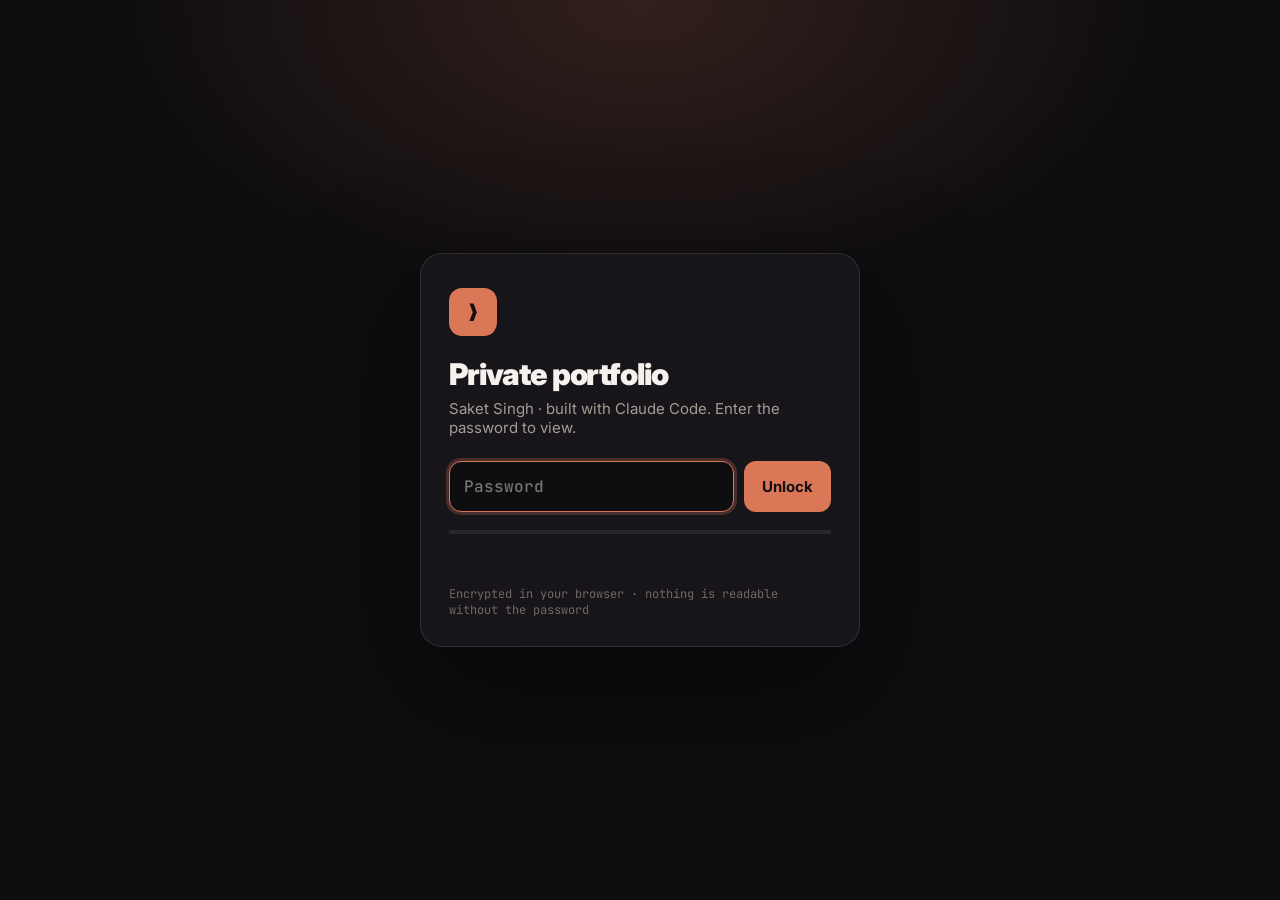
<file: index.html>
<!doctype html>
<html lang="en" data-base="p/" data-mode="site">
<head>
<meta charset="utf-8" />
<meta name="viewport" content="width=device-width, initial-scale=1" />
<meta name="robots" content="noindex, nofollow" />
<title>Private · Saket Singh</title>
<link rel="icon" href="data:image/svg+xml,%3Csvg xmlns='http://www.w3.org/2000/svg' viewBox='0 0 64 64'%3E%3Crect width='64' height='64' rx='14' fill='%23d97757'/%3E%3Ctext x='32' y='44' font-family='monospace' font-size='34' font-weight='700' text-anchor='middle' fill='%23141013'%3E%E2%9D%AF%3C/text%3E%3C/svg%3E" />
<link rel="preconnect" href="https://fonts.googleapis.com" />
<link rel="preconnect" href="https://fonts.gstatic.com" crossorigin />
<link href="https://fonts.googleapis.com/css2?family=Inter:wght@400;500;700;900&family=JetBrains+Mono:wght@500;700&display=swap" rel="stylesheet" />
<link rel="stylesheet" href="gate.css" />
</head>
<body>
<main class="gate">
  <div class="mark">❯</div>
  <h1>Private portfolio</h1>
  <p class="lead">Saket Singh · built with Claude Code. Enter the password to view.</p>
  <form id="g-form" autocomplete="on">
    <input id="g-pw" type="password" name="password" placeholder="Password" autocomplete="current-password" required autofocus aria-label="Password" />
    <button id="g-btn" type="submit">Unlock</button>
  </form>
  <div class="bar" id="g-bar"><i></i></div>
  <p id="g-msg" role="status" aria-live="polite"></p>
  <p class="foot">Encrypted in your browser · nothing is readable without the password</p>
</main>
<script src="gate.js"></script>
</body>
</html>
</file>
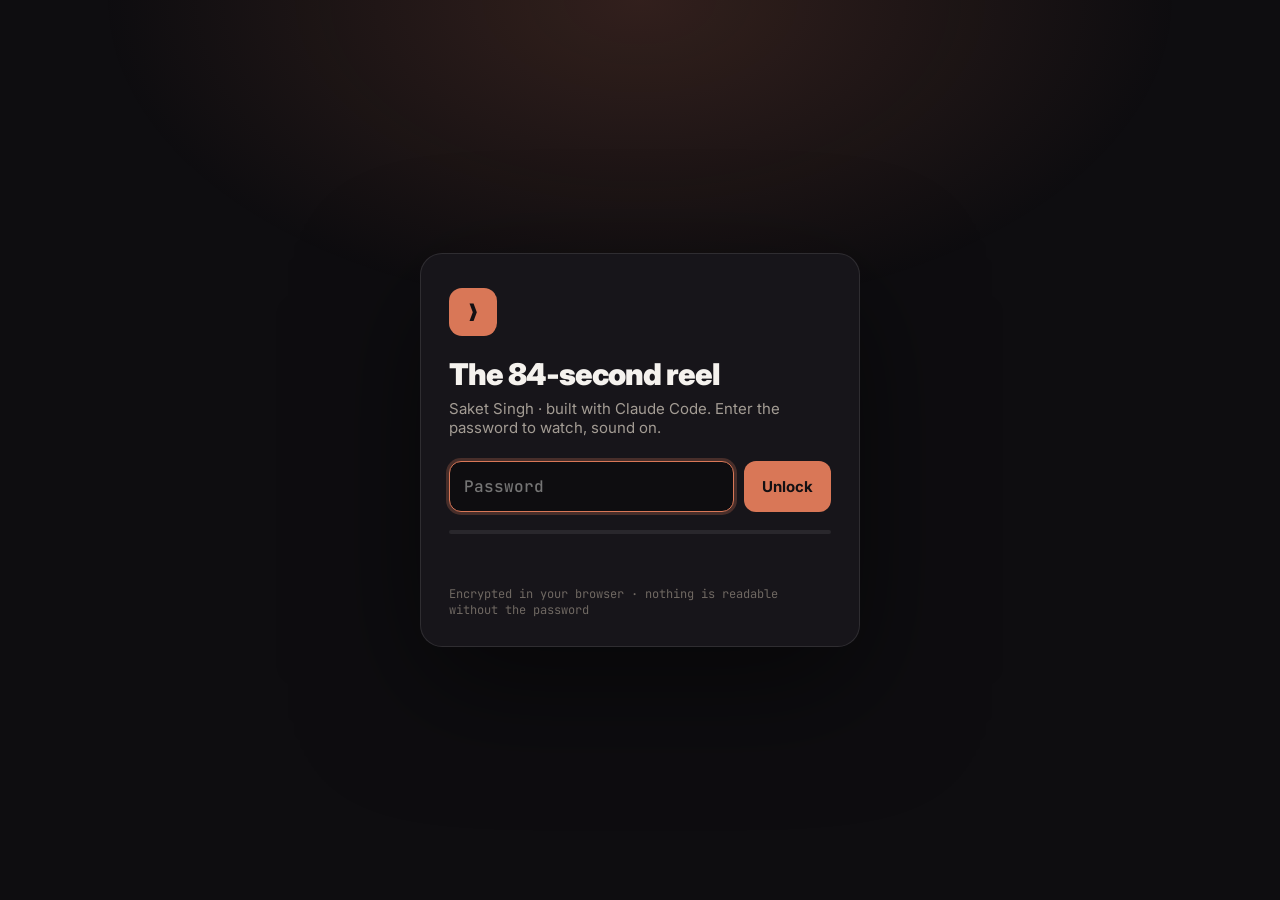
<file: reel/index.html>
<!doctype html>
<html lang="en" data-base="../p/" data-mode="reel">
<head>
<meta charset="utf-8" />
<meta name="viewport" content="width=device-width, initial-scale=1" />
<meta name="robots" content="noindex, nofollow" />
<title>Reel · Saket Singh</title>
<link rel="icon" href="data:image/svg+xml,%3Csvg xmlns='http://www.w3.org/2000/svg' viewBox='0 0 64 64'%3E%3Crect width='64' height='64' rx='14' fill='%23d97757'/%3E%3Ctext x='32' y='44' font-family='monospace' font-size='34' font-weight='700' text-anchor='middle' fill='%23141013'%3E%E2%9D%AF%3C/text%3E%3C/svg%3E" />
<link rel="preconnect" href="https://fonts.googleapis.com" />
<link rel="preconnect" href="https://fonts.gstatic.com" crossorigin />
<link href="https://fonts.googleapis.com/css2?family=Inter:wght@400;500;700;900&family=JetBrains+Mono:wght@500;700&display=swap" rel="stylesheet" />
<link rel="stylesheet" href="../gate.css" />
</head>
<body>
<main class="gate">
  <div class="mark">❯</div>
  <h1>The 84-second reel</h1>
  <p class="lead">Saket Singh · built with Claude Code. Enter the password to watch, sound on.</p>
  <form id="g-form" autocomplete="on">
    <input id="g-pw" type="password" name="password" placeholder="Password" autocomplete="current-password" required autofocus aria-label="Password" />
    <button id="g-btn" type="submit">Unlock</button>
  </form>
  <div class="bar" id="g-bar"><i></i></div>
  <p id="g-msg" role="status" aria-live="polite"></p>
  <p class="foot">Encrypted in your browser · nothing is readable without the password</p>
</main>
<section class="player">
  <video id="g-video" controls playsinline></video>
  <p>Voice by ElevenLabs · Music via Pixabay · <a href="../">See the full portfolio →</a></p>
</section>
<script src="../gate.js"></script>
</body>
</html>
</file>
<file: gate.css>
:root { --ground: #0e0d10; --surface: #17151a; --line: rgba(255,255,255,.1); --ink: #f5f2ee; --muted: #a39c94; --accent: #d97757; --accent-ink: #141013; color-scheme: dark; }
* { box-sizing: border-box; margin: 0; padding: 0; }
body { min-height: 100svh; background: var(--ground); color: var(--ink); font-family: "Inter", system-ui, sans-serif; display: grid; place-items: center; padding: 24px 16px; -webkit-font-smoothing: antialiased; }
body::before { content: ""; position: fixed; inset: 0; background: radial-gradient(60% 50% at 50% 0%, rgba(217,119,87,.18), transparent 70%); pointer-events: none; }
.gate { position: relative; width: min(440px, 100%); background: var(--surface); border: 1px solid var(--line); border-radius: 22px; padding: 34px 28px 28px; box-shadow: 0 40px 120px rgba(0,0,0,.5); }
.mark { width: 48px; height: 48px; border-radius: 13px; background: var(--accent); color: var(--accent-ink); display: grid; place-items: center; font: 700 24px "JetBrains Mono", monospace; }
h1 { margin-top: 22px; font-size: 30px; font-weight: 900; letter-spacing: -.035em; line-height: 1.1; }
.lead { margin-top: 8px; color: var(--muted); font-size: 15px; }
form { margin-top: 24px; display: flex; gap: 10px; }
input { flex: 1; min-width: 0; font: 500 16px "JetBrains Mono", monospace; color: var(--ink); background: #0e0d10; border: 1px solid var(--line); border-radius: 12px; padding: 14px 14px; outline: none; }
input:focus { border-color: var(--accent); box-shadow: 0 0 0 3px rgba(217,119,87,.25); }
button { font: 700 15px "Inter", system-ui, sans-serif; color: var(--accent-ink); background: var(--accent); border: 0; border-radius: 12px; padding: 0 18px; cursor: pointer; }
button:disabled { opacity: .6; cursor: progress; }
.bar { margin-top: 18px; height: 4px; border-radius: 4px; background: rgba(255,255,255,.08); overflow: hidden; --p: 0; }
.bar i { display: block; height: 100%; width: calc(var(--p) * 100%); background: var(--accent); transition: width .15s; }
#g-msg { margin-top: 12px; min-height: 22px; font: 500 14px "JetBrains Mono", monospace; color: var(--muted); }
#g-msg.err { color: #ff8a7a; }
.foot { margin-top: 18px; font: 12px "JetBrains Mono", monospace; color: #6f6862; }
/* reel page */
.player { display: none; width: min(1280px, 100%); }
.player video { width: 100%; border-radius: 18px; background: #000; box-shadow: 0 40px 120px rgba(0,0,0,.6); display: block; }
.player p { margin-top: 14px; font: 13px "JetBrains Mono", monospace; color: var(--muted); text-align: center; }
.player a { color: var(--accent); }
body.reel-ready .gate { display: none; }
body.reel-ready .player { display: block; }
</file>
